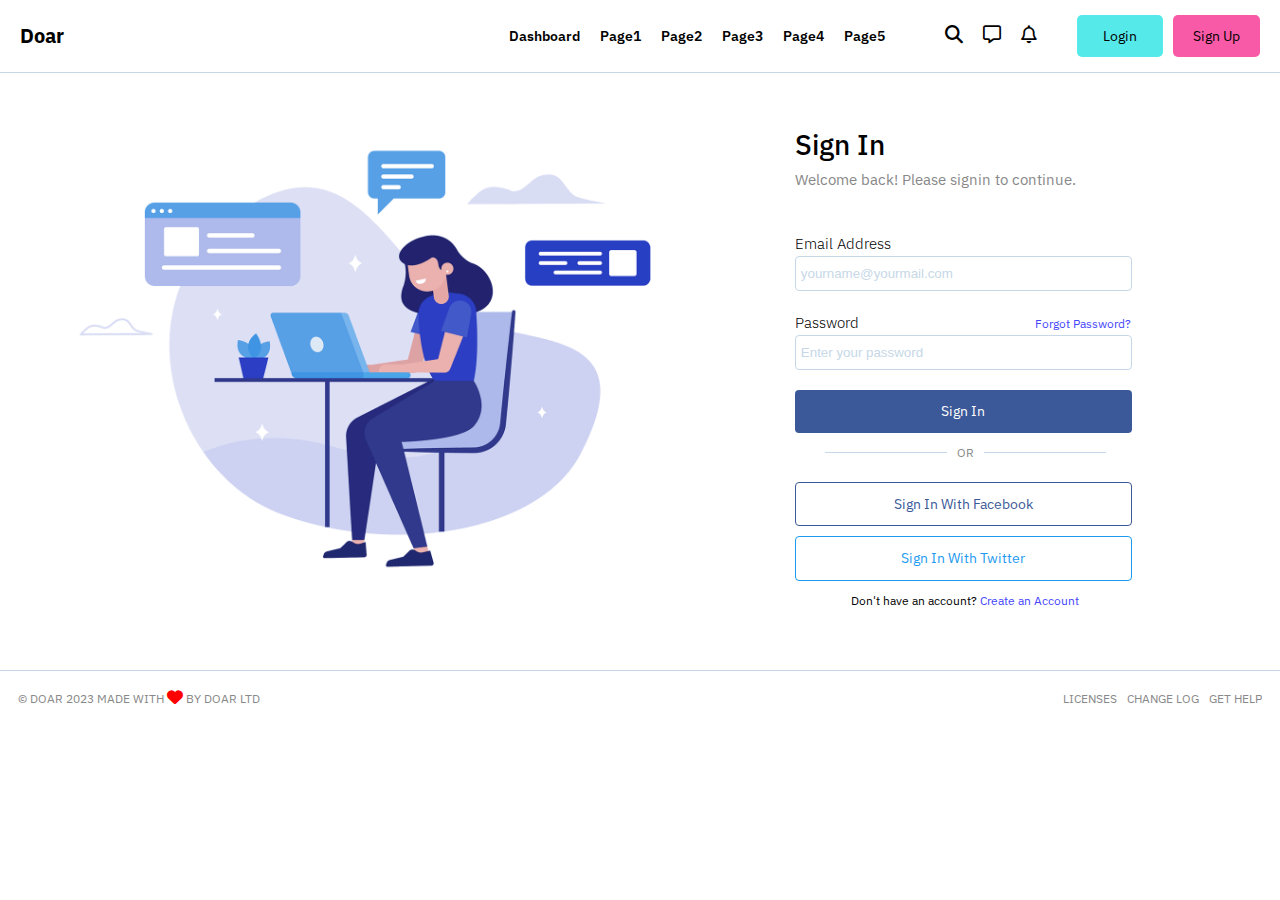
<file: login/index.html>
<!DOCTYPE html>
<html lang="en">
<head>
    <meta charset="UTF-8">
    <meta name="viewport" content="width=device-width, initial-scale=1.0">
    <meta http-equiv="X-UA-Compatible" content="ie=edge">

    <!-- Link to google fonts -->
    <link rel="preconnect" href="https://fonts.googleapis.com">
    <link rel="preconnect" href="https://fonts.gstatic.com" crossorigin>
    <link href="https://fonts.googleapis.com/css2?family=IBM+Plex+Sans:wght@100;200;300;400;500;600;700&display=swap" rel="stylesheet">

    <link rel="preconnect" href="https://fonts.googleapis.com">
    <link rel="preconnect" href="https://fonts.gstatic.com" crossorigin>
    <link href="https://fonts.googleapis.com/css2?family=Rubik:wght@300;400;500;600;700&display=swap" rel="stylesheet">


    <!-- Font Awesome CDN Link -->
    <link rel="stylesheet" href="https://cdnjs.cloudflare.com/ajax/libs/font-awesome/6.4.0/css/all.min.css">

    <!-- Link to our CSS File -->
    <link rel="stylesheet" href="../css/style.css">
    <title>Login - Doar Marketing Template</title>
</head>
<body>
    <!--=========================== Header starts here =============================== -->
    <header class="header">
        <a href="../index.html" class="logo">Do<span class="logo__span">ar</span></a>

    <!-- Navigation -->
        <nav class="main-nav">
            <ul class="main-nav__list">
                <li class="main-nav__item">
                    <a href="../index.html" class="main-nav__link">Dashboard</a>
                </li>
                <li class="main-nav__item">
                    <a href="#" class="main-nav__link">Page1</a>
                </li>
                <li class="main-nav__item">
                    <a href="#" class="main-nav__link">Page2</a>
                </li>
                <li class="main-nav__item">
                    <a href="#" class="main-nav__link">Page3</a>
                </li>
                <li class="main-nav__item">
                    <a href="#" class="main-nav__link">Page4</a>
                </li>
                <li class="main-nav__item">
                    <a href="#" class="main-nav__link">Page5</a>
                </li>
            </ul>
        </nav>

        
        <div class="header__content">
                <!-- Header Icons -->
            <div class="header__icons">
                <div class="header__icons--box">
                    <i class="fa-solid fa-magnifying-glass icon icon__search"></i>
                </div>

                <div class="header__icons--box">
                    <i class="fa-regular fa-message icon icon__msg"></i>
                </div>

                <div class="header__icons--box">
                    <i class="fa-regular fa-bell icon icon__bell"></i>
                </div>
            </div>

                <!-- Login buttons  -->
            <div class="header__buttons">
                <div class="header__buttons--box">
                    <a href="#" class="btn btn__login">Login</a>
                </div>
                <div class="header__buttons--box">
                    <a href="../signup/index.html" class="btn btn__signup">Sign Up</a>
                </div>
            </div>
        </div>


    </header>

    <!--=========================== Header Ends here =============================== -->

    <!--=========================== Login content starts here =============================== -->

    <main>
        <section class="login">
            <div class="row">
                <div class="login__content">
                    <div class="login__content--photo">
                        <img src="../img/womanvector1.png" alt="womanvector1" class="login__content--photo-img">
                    </div>
                    <div class="login__content--textbox">
                        <div class="login__content--textbox-heading">
                            <h3 class="login__content--textbox-heading-text">
                                Sign In
                            </h3>
                        </div>
                        <div class="login__content--textbox-para">
                            <p class="login__content--textbox-para-text">
                                Welcome back! Please signin to continue.
                            </p>
                        </div>

                        <!--======================= Login From starts here ================== -->

                        <form action="#" class="form">
                            <div class="form__group">
                                <label for="email" class="form__group--label">Email Address</label>
                                <input type="text" name="email" id="email" placeholder="yourname@yourmail.com"  class="form__group--input">
                            </div>
                            <div class="form__group">
                                <div class="form__group--password">
                                    <label for="password" class="form__group--label">Password</label>
                                    <a href="../password/password.html" class="form__group--password-forgot">Forgot Password?</a>
                                </div>
                                <input type="password" name="password" id="password" placeholder="Enter your password" class="form__group--input">
                            </div>
                        </form>
                        
                        <!--======================= Login Form Ends here ================== -->

                        <div class="login__content--textbox-btn">
                            <a href="#" class="btn btn__signin">Sign In</a>
                        </div>

                        <div class="login__content--textbox-or">
                            <p class="login__content--textbox-or-text">
                                or
                            </p>
                        </div>

                        <div class="login__content--textbox-facebook">
                            <a href="#" class="btn btn__facebook">Sign In With Facebook</a>
                        </div>

                        <div class="login__content--textbox-twitter">
                            <a href="#" class="btn btn__twitter">Sign In With Twitter</a>
                        </div>

                        <div class="login__content--textbox-createAccount">
                            <p class="login__content--textbox-createAccount-text">
                                Don't have an account?
                                <a href="../signup/index.html" class="login__content--textbox-createAccount-text-link">Create an Account</a>
                            </p>
                        </div>

                    </div>
                </div>
            </div>
        </section>
    </main>

    <!--==================================== Footer starts here =============================== -->

    <footer class="footer">
        <div class="footer__content">
            <div class="footer__copyright">
                <p class="footer__copyright--text">
                    &copy; Doar 2023 made with 
                    <i class="fa-regular fa-heart icon__heart"></i>
                by 
                <a href="#" class="footer__copyright--link">Doar Ltd</a>
                </p>
            </div>
            <nav class="footer__navigation">
                <ul class="footer__navigation--list">
                    <li class="footer__navigation--item">
                        <a href="#" class="footer__navigation--link">licenses</a>
                    </li>
                    <li class="footer__navigation--item">
                        <a href="#" class="footer__navigation--link">change log</a>
                    </li>
                    <li class="footer__navigation--item">
                        <a href="#" class="footer__navigation--link">get help</a>
                    </li>
                </ul>
            </nav>
        </div>
    </footer>

<!--==================================== Footer Ends here =============================== -->

</body>
</html>
</file>
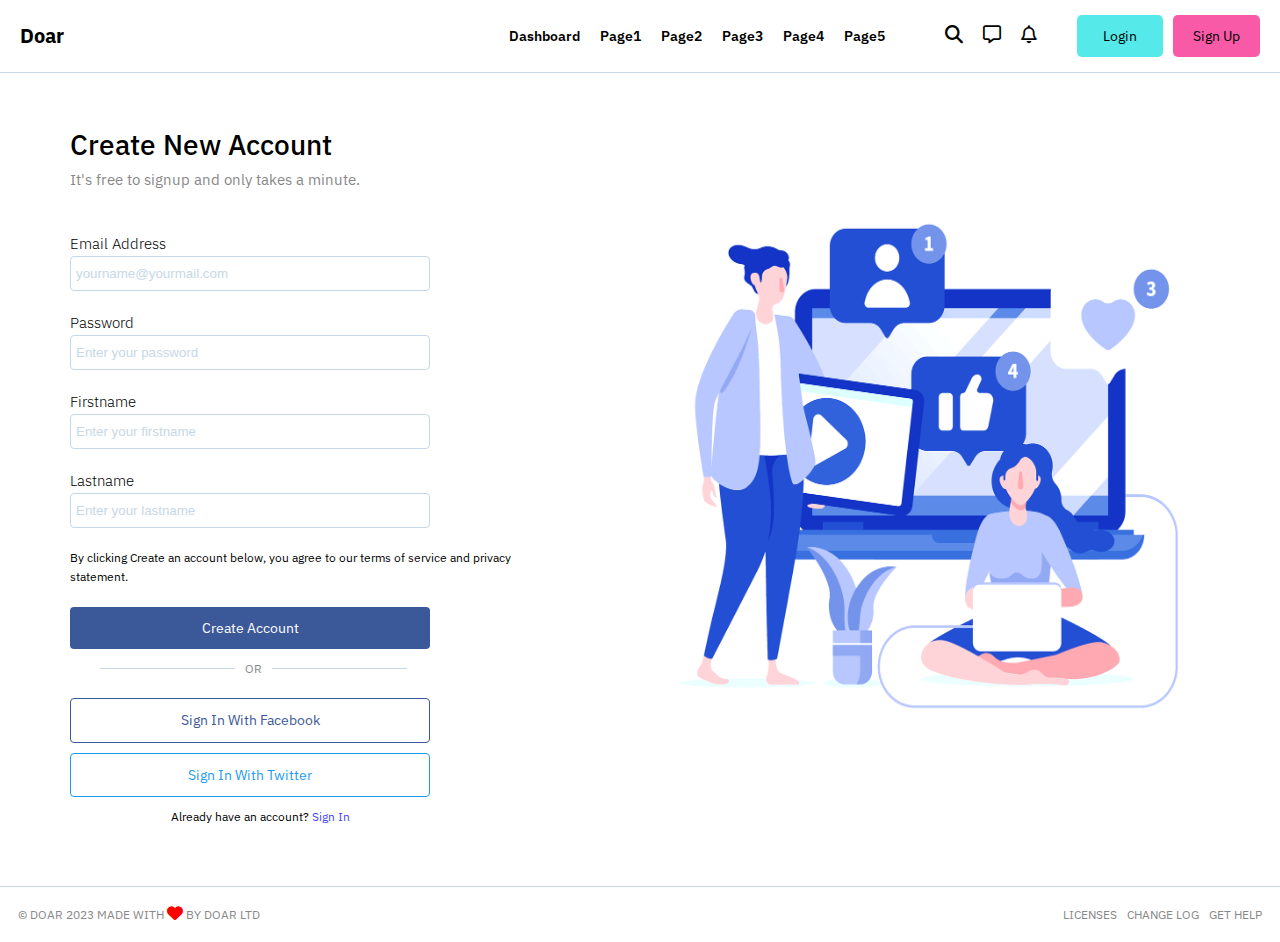
<file: signup/index.html>
<!DOCTYPE html>
<html lang="en">
<head>
    <meta charset="UTF-8">
    <meta name="viewport" content="width=device-width, initial-scale=1.0">
    <meta http-equiv="X-UA-Compatible" content="ie=edge">

    <!-- Link to google fonts -->
    <link rel="preconnect" href="https://fonts.googleapis.com">
    <link rel="preconnect" href="https://fonts.gstatic.com" crossorigin>
    <link href="https://fonts.googleapis.com/css2?family=IBM+Plex+Sans:wght@100;200;300;400;500;600;700&display=swap" rel="stylesheet">

    <link rel="preconnect" href="https://fonts.googleapis.com">
    <link rel="preconnect" href="https://fonts.gstatic.com" crossorigin>
    <link href="https://fonts.googleapis.com/css2?family=Rubik:wght@300;400;500;600;700&display=swap" rel="stylesheet">

    <!-- Font Awesome CDN Link -->
    <link rel="stylesheet" href="https://cdnjs.cloudflare.com/ajax/libs/font-awesome/6.4.0/css/all.min.css">

    <!-- Link to our CSS File -->
    <link rel="stylesheet" href="../css/style.css">
    <title>Sign Up - Doar Marketing Template</title>
</head>
<body>
    <!--=========================== Header starts here =============================== -->
    <header class="header">
        <a href="../index.html" class="logo">Do<span class="logo__span">ar</span></a>

    <!-- Navigation -->
        <nav class="main-nav">
            <ul class="main-nav__list">
                <li class="main-nav__item">
                    <a href="../index.html" class="main-nav__link">Dashboard</a>
                </li>
                <li class="main-nav__item">
                    <a href="#" class="main-nav__link">Page1</a>
                </li>
                <li class="main-nav__item">
                    <a href="#" class="main-nav__link">Page2</a>
                </li>
                <li class="main-nav__item">
                    <a href="#" class="main-nav__link">Page3</a>
                </li>
                <li class="main-nav__item">
                    <a href="#" class="main-nav__link">Page4</a>
                </li>
                <li class="main-nav__item">
                    <a href="#" class="main-nav__link">Page5</a>
                </li>
            </ul>
        </nav>

        
        <div class="header__content">
                <!-- Header Icons -->
            <div class="header__icons">
                <div class="header__icons--box">
                    <i class="fa-solid fa-magnifying-glass icon icon__search"></i>
                </div>

                <div class="header__icons--box">
                    <i class="fa-regular fa-message icon icon__msg"></i>
                </div>

                <div class="header__icons--box">
                    <i class="fa-regular fa-bell icon icon__bell"></i>
                </div>
            </div>

                <!-- Login buttons  -->
            <div class="header__buttons">
                <div class="header__buttons--box">
                    <a href="../login/index.html" class="btn btn__login">Login</a>
                </div>
                <div class="header__buttons--box">
                    <a href="#" class="btn btn__signup">Sign Up</a>
                </div>
            </div>
        </div>


    </header>

    <!--=========================== Header Ends here =============================== -->

    <!--=========================== Sign Up content starts here ==================== -->

    <main>
        <section class="login signup">
            <div class="row">
                <div class="login__content signup__content">
                    
                    <div class="login__content--textbox signup__content--textbox">
                        <div class="login__content--textbox-heading">
                            <h3 class="login__content--textbox-heading-text">
                                Create New Account
                            </h3>
                        </div>
                        <div class="login__content--textbox-para">
                            <p class="login__content--textbox-para-text">
                                It's free to signup and only takes a minute.
                            </p>
                        </div>

                        <!--======================= Sign Up From starts here ================== -->

                        <form action="#" class="form form__signup">
                            <div class="form__group">
                                <label for="email" class="form__group--label">Email Address</label>
                                <input type="text" name="email" id="email" placeholder="yourname@yourmail.com"  class="form__group--input form__group--input-signup">
                            </div>
                            <div class="form__group">
                                <div class="form__group--password">
                                    <label for="password" class="form__group--label">Password</label>
                                </div>
                                <input type="password" name="password" id="password" placeholder="Enter your password" class="form__group--input form__group--input-signup">
                            </div>
                            <div class="form__group">
                                <label for="firstname" class="form__group--label">Firstname</label>
                                <input type="text" name="firstname" id="firstname" placeholder="Enter your firstname"  class="form__group--input form__group--input-signup">
                            </div>
                            <div class="form__group">
                                <label for="lastname" class="form__group--label">Lastname</label>
                                <input type="text" name="lastname" id="lastname" placeholder="Enter your lastname"  class="form__group--input form__group--input-signup">
                            </div>
                            <div class="form__group">
                                <p class="form__group--text">
                                    By clicking <span class="form__group--text-span">
                                        Create an account
                                    </span> below, you agree to our terms of service and privacy statement.
                                </p>
                            </div>
                        </form>
                        
                        <!--======================= Sign Up Form Ends here ================== -->

                        <div class="login__content--textbox-btn">
                            <a href="#" class="btn btn__signin btn__signUp">Create Account</a>
                        </div>

                        <div class="login__content--textbox-or login__content--textbox-or-signup">
                            <p class="login__content--textbox-or-text login__content--textbox-or-text-signup">
                                or
                            </p>
                        </div>

                        <div class="login__content--textbox-facebook">
                            <a href="#" class="btn btn__facebook btn__facebook--signUp">Sign In With Facebook</a>
                        </div>

                        <div class="login__content--textbox-twitter">
                            <a href="#" class="btn btn__twitter btn__twitter--signUp">Sign In With Twitter</a>
                        </div>

                        <div class="login__content--textbox-createAccount login__content--textbox-createAccount-signUp">
                            <p class="login__content--textbox-createAccount-text">
                                Already have an account?
                                <a href="../login/index.html" class="login__content--textbox-createAccount-text-link">Sign In</a>
                            </p>
                        </div>

                    </div>

                    <div class="login__content--photo signup__content--photo">
                        <img src="../img/signup.png" alt="signup" class="login__content--photo-img signup__content--photo-img">
                    </div>


                </div>
            </div>
        </section>
    </main>

    <!--==================================== Footer starts here =============================== -->

    <footer class="footer">
        <div class="footer__content">
            <div class="footer__copyright">
                <p class="footer__copyright--text">
                    &copy; Doar 2023 made with 
                    <i class="fa-regular fa-heart icon__heart"></i>
                by 
                <a href="#" class="footer__copyright--link">Doar Ltd</a>
                </p>
            </div>
            <nav class="footer__navigation">
                <ul class="footer__navigation--list">
                    <li class="footer__navigation--item">
                        <a href="#" class="footer__navigation--link">licenses</a>
                    </li>
                    <li class="footer__navigation--item">
                        <a href="#" class="footer__navigation--link">change log</a>
                    </li>
                    <li class="footer__navigation--item">
                        <a href="#" class="footer__navigation--link">get help</a>
                    </li>
                </ul>
            </nav>
        </div>
    </footer>

<!--==================================== Footer Ends here =============================== -->

</body>
</html>
</file>
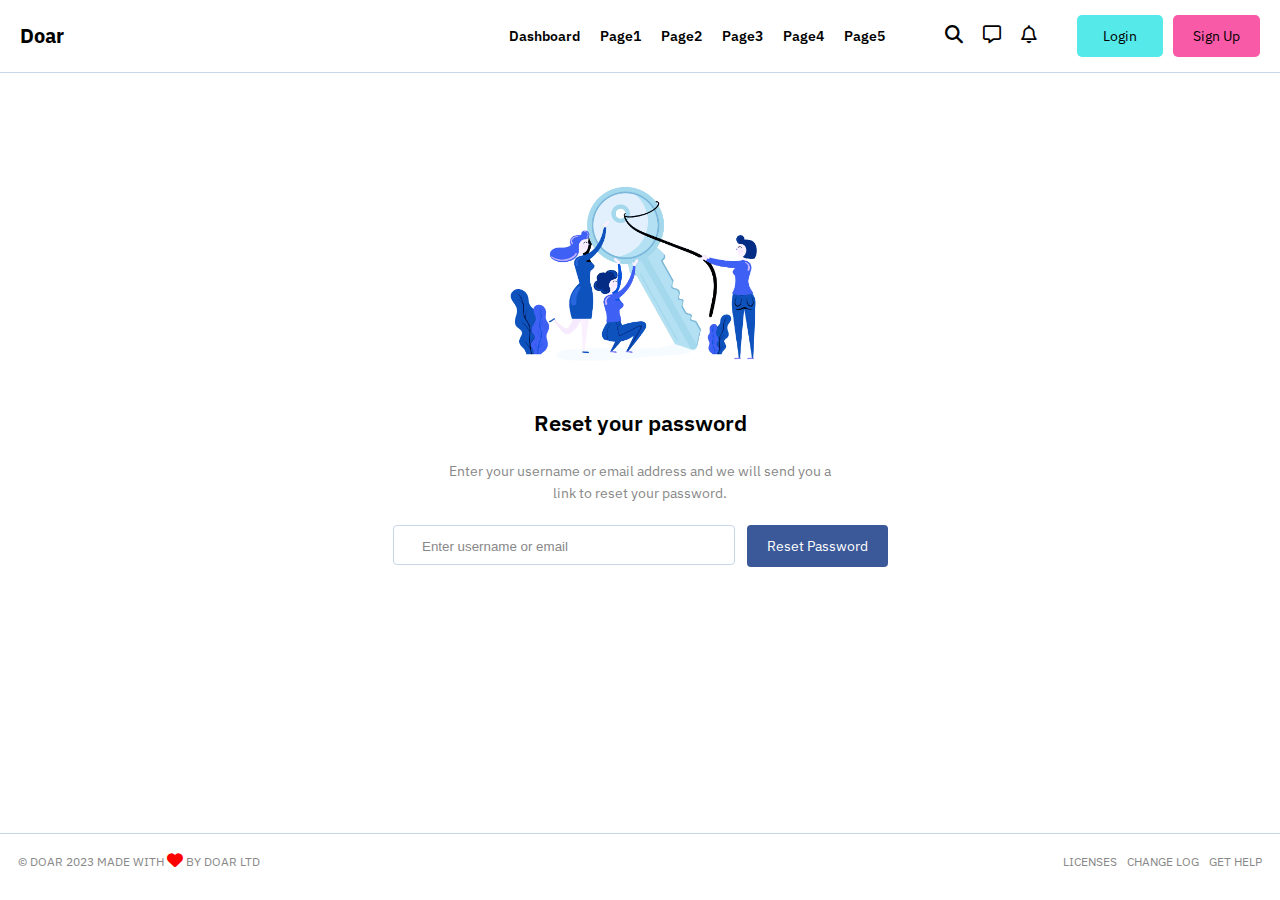
<file: password/password.html>
<!DOCTYPE html>
<html lang="en">
<head>
    <meta charset="UTF-8">
    <meta name="viewport" content="width=device-width, initial-scale=1.0">
    <meta http-equiv="X-UA-Compatible" content="ie=edge">

    <!-- Link to google fonts -->
    <link rel="preconnect" href="https://fonts.googleapis.com">
    <link rel="preconnect" href="https://fonts.gstatic.com" crossorigin>
    <link href="https://fonts.googleapis.com/css2?family=IBM+Plex+Sans:wght@100;200;300;400;500;600;700&display=swap" rel="stylesheet">

    <link rel="preconnect" href="https://fonts.googleapis.com">
    <link rel="preconnect" href="https://fonts.gstatic.com" crossorigin>
    <link href="https://fonts.googleapis.com/css2?family=Rubik:wght@300;400;500;600;700&display=swap" rel="stylesheet">

    <!-- Font Awesome CDN Link -->
    <link rel="stylesheet" href="https://cdnjs.cloudflare.com/ajax/libs/font-awesome/6.4.0/css/all.min.css">
    
    <!-- Link to our CSS File -->
    <link rel="stylesheet" href="../css/style.css">

    <title>Doar Marketing Dashboard</title>
</head>
<body>

    <!--=========================== Header starts here =============================== -->
    <header class="header">
        <a href="../index.html" class="logo">Do<span class="logo__span">ar</span></a>

    <!-- Navigation -->
        <nav class="main-nav">
            <ul class="main-nav__list">
                <li class="main-nav__item">
                    <a href="../index.html" class="main-nav__link">Dashboard</a>
                </li>
                <li class="main-nav__item">
                    <a href="#" class="main-nav__link">Page1</a>
                </li>
                <li class="main-nav__item">
                    <a href="#" class="main-nav__link">Page2</a>
                </li>
                <li class="main-nav__item">
                    <a href="#" class="main-nav__link">Page3</a>
                </li>
                <li class="main-nav__item">
                    <a href="#" class="main-nav__link">Page4</a>
                </li>
                <li class="main-nav__item">
                    <a href="#" class="main-nav__link">Page5</a>
                </li>
            </ul>
        </nav>

        
        <div class="header__content">
                <!-- Header Icons -->
            <div class="header__icons">
                <div class="header__icons--box">
                    <i class="fa-solid fa-magnifying-glass icon icon__search"></i>
                </div>

                <div class="header__icons--box">
                    <i class="fa-regular fa-message icon icon__msg"></i>
                </div>

                <div class="header__icons--box">
                    <i class="fa-regular fa-bell icon icon__bell"></i>
                </div>
            </div>

                <!-- Login buttons  -->
            <div class="header__buttons">
                <div class="header__buttons--box">
                    <a href="../login/index.html" class="btn btn__login">Login</a>
                </div>
                <div class="header__buttons--box">
                    <a href="../signup/index.html" class="btn btn__signup">Sign Up</a>
                </div>
            </div>
        </div>


    </header>

    <!-- ===================== Forgot Password Page Starts Here. =================== -->
    <main>
        <section class="password">
            
                <div class="password__content">
                    <div class="password__photo">
                        <img src="../img/forgotpassword.png" alt="password" class="password__photo--img">
                    </div>
                    <div class="password__heading">
                        <h3 class="password__heading--text">
                            Reset your password
                        </h3>
                    </div>
                    <div class="password__para">
                        <p class="password__para--text">
                            Enter your username or email address and we will send you a link to reset your password.
                        </p>
                    </div>
                    <div class="password__form">
                        <form action="#" class="password__form--content">
                            <input type="text" class="password__form--content-input" placeholder="Enter username or email">
                            <a href="#" class="btn btn__reset">Reset Password</a>
                        </form>
                    </div>
                </div>
            
        </section>
    </main>

    <!-- ===================== Forgot Password Page Ends Here. =================== -->

    <!--==================================== Footer starts here =============================== -->

      <footer class="footer">
        <div class="footer__content">
            <div class="footer__copyright">
                <p class="footer__copyright--text">
                    &copy; Doar 2023 made with 
                    <i class="fa-regular fa-heart icon__heart"></i>
                by 
                <a href="#" class="footer__copyright--link">Doar Ltd</a>
                </p>
            </div>
            <nav class="footer__navigation">
                <ul class="footer__navigation--list">
                    <li class="footer__navigation--item">
                        <a href="#" class="footer__navigation--link">licenses</a>
                    </li>
                    <li class="footer__navigation--item">
                        <a href="#" class="footer__navigation--link">change log</a>
                    </li>
                    <li class="footer__navigation--item">
                        <a href="#" class="footer__navigation--link">get help</a>
                    </li>
                </ul>
            </nav>
        </div>
    </footer>

<!--==================================== Footer Ends here =============================== -->

    
</body>
</html>
</file>
<file: css/style.css>
/* ==================== CSS File =================== */
/* ==================== Media Queries =================== */
/* ==================== Fonts =================== */
/* ==================== Colors =================== */
/* ==================== Center our content =================== */
.row {
  max-width: 114rem;
  margin: 0 auto;
}
@media only screen and (max-width: 75em) {
  .row {
    max-width: 100rem;
    margin: 0 auto;
  }
}
@media only screen and (max-width: 62.5em) {
  .row {
    max-width: 80rem;
    margin: 0 auto;
  }
}
@media only screen and (max-width: 37.5em) {
  .row {
    max-width: 55rem;
    margin: 0 auto;
  }
}
@media only screen and (max-width: 24em) {
  .row {
    max-width: 50rem;
    margin: 0 auto;
  }
}

/* ==================== Basic Styling =================== */
ul {
  list-style: none;
}

a {
  text-decoration: none;
  color: #000;
}

img {
  max-width: 100%;
  height: auto;
}

h1, h2, h3, h4, h5 {
  color: #000;
}

.upper-text {
  text-transform: uppercase;
}

.center-text {
  text-align: center;
}

.bold {
  font-weight: 500;
}

.align-right {
  text-align: right;
}

.primary {
  background-color: #56e9e9;
}

.secondary {
  background-color: #f85aa7;
}

.tertiary {
  background-color: #9dc9ff;
}

.grey-dark {
  color: #888;
}

.color-primary {
  color: #56e9e9;
}

.color-secondary {
  color: #f85aa7;
}

*,
*:before,
*:after {
  margin: 0;
  padding: 0;
  box-sizing: inherit;
  -webkit-font-smoothing: antialiased;
  -moz-font-smoothing: antialiased;
}

html {
  font-size: 62.5%;
  box-sizing: border-box;
  overflow-x: hidden;
}
@media only screen and (max-width: 75em) {
  html {
    font-size: 56.25%;
  }
}

body {
  line-height: 1.6;
  font-family: "IBM Plex Sans", sans-serif;
  overflow-x: hidden;
}

/* =================== Header starts here ======================== */
/* =================== Logo ======================== */
.logo {
  font-size: 2rem;
  font-weight: 700;
}
.logo__firstname {
  color: #000;
}
.logo__lastname {
  color: #4545fd;
}
.logo:hover > .logo__firstname {
  color: #4545fd;
}
.logo:hover > .logo__lastname {
  color: #000;
}

/* =================== Navigation ======================== */
.main-nav {
  margin-left: auto;
  margin-right: 4rem;
}
@media only screen and (max-width: 75em) {
  .main-nav {
    position: absolute;
    top: 0;
    left: 0;
    width: 100%;
    height: 100vh;
    z-index: 10;
    background-color: rgba(0, 0, 0, 0.7);
    display: flex;
    align-items: center;
    justify-content: center;
    opacity: 0;
    visibility: hidden;
    pointer-events: none;
    transform: translateX(100%);
    transition: all 0.5s;
  }
}
.main-nav__list {
  display: flex;
  justify-content: space-between;
  align-items: center;
}
@media only screen and (max-width: 75em) {
  .main-nav__list {
    gap: 2rem;
  }
}
.main-nav__list-buttons {
  display: flex;
  align-items: center;
}
@media only screen and (max-width: 75em) {
  .main-nav__list {
    flex-direction: column;
    justify-content: center;
    align-items: center;
  }
}
.main-nav__item {
  margin-right: 2rem;
}
@media only screen and (max-width: 75em) {
  .main-nav__item {
    margin-right: 0;
  }
}
.main-nav__link {
  font-size: 1.4rem;
  color: #000;
  font-weight: 600;
}
@media only screen and (max-width: 75em) {
  .main-nav__link {
    color: #fff;
    text-transform: uppercase;
    font-size: 1.8rem;
  }
}
.main-nav__link:hover {
  color: #f85aa7;
  transition: all 0.3s;
}

.nav-open .main-nav {
  opacity: 1;
  pointer-events: auto;
  visibility: visible;
  transform: translateX(0);
}

.header {
  position: relative;
  display: flex;
  align-items: center;
  justify-content: space-between;
  padding: 1.5rem 2rem;
  border-bottom: 1px solid #c6d8e7;
}
.header__content {
  display: flex;
  gap: 4rem;
}
.header__icons {
  display: flex;
  align-items: center;
  gap: 2rem;
}
.header__buttons {
  display: flex;
  align-items: center;
  gap: 1rem;
}
@media only screen and (max-width: 75em) {
  .header__buttons {
    flex-direction: column;
  }
}
/* =============== Mobile Navigation=============== */
.btn-mobile-nav {
  border: none;
  background: none;
  cursor: pointer;
  z-index: 9999;
}

.icon-mobile-nav {
  font-size: 2.8rem;
}

.icon-mobile-nav[name=close-outline] {
  display: none;
}

.nav-open .btn-mobile-nav {
  color: #fff;
}

.nav-open .icon-mobile-nav[name=close-outline] {
  display: block;
}

.nav-open .icon-mobile-nav[name=menu-outline] {
  display: none;
}

.btn-mobile-nav {
  display: none;
}
@media only screen and (max-width: 75em) {
  .btn-mobile-nav {
    display: block;
  }
}

/* =================== Icons ======================== */
.icon {
  cursor: pointer;
}
.icon:hover {
  color: #f85aa7;
  transition: all 0.3s;
}
.icon__search {
  font-size: 1.8rem;
}
.icon__msg {
  font-size: 1.8rem;
}
.icon__bell {
  font-size: 1.8rem;
}
.icon__arrowUp {
  margin-right: 0.4rem;
}
.icon__arrowDown {
  margin-right: 0.6rem;
}
.icon__chart {
  font-size: 2.5rem;
  color: #fff;
}
.icon__download {
  font-size: 6rem;
  color: #c6d8e7;
}
.icon__refresh {
  font-size: 2.7rem;
  color: #888;
  font-weight: 600;
}
.icon__dots {
  font-size: 2.7rem;
  color: #888;
}
.icon__tick {
  font-size: 2rem;
  font-weight: 700;
  color: #fff;
}
.icon__heart {
  font-size: 1.6rem;
  font-weight: 700;
  color: red;
}
.icon__customers {
  font-size: 2rem;
  color: #c6d8e7;
  font-weight: 400;
  margin-right: 0.5rem;
}

/* =================== Buttons ======================== */
.btn {
  display: inline-block;
  padding: 1rem 2rem;
  font-size: 1.4rem;
}
.btn__login {
  background-color: #56e9e9;
  color: #000;
  padding: 1rem 2.6rem;
  border-radius: 0.5rem;
}
.btn__login:hover {
  background-color: #2af1f1;
  transition: all 0.3s;
}
.btn__signup {
  background-color: #f85aa7;
  transition: all 0.3s;
  border-radius: 0.5rem;
}
.btn__signup:hover {
  background-color: #f14196;
  transition: all 0.3s;
}
.btn__email {
  display: flex;
  align-items: center;
  gap: 0.5rem;
  border: 1px solid #888;
  border-radius: 0.4rem;
}
.btn__print {
  display: flex;
  align-items: center;
  gap: 0.5rem;
  border: 1px solid #888;
  border-radius: 0.4rem;
}
.btn__report {
  display: flex;
  align-items: center;
  gap: 0.5rem;
  border: 1px solid #888;
  border-radius: 0.4rem;
  background-color: #4545fd;
  color: #fff;
}
.btn__report:hover {
  background-color: #3b5998;
  transition: all 0.3s;
}
.btn__range {
  display: inline-block;
  padding: 0.5rem 1.5rem;
  font-size: 1.2rem;
  border: 1px solid #c6d8e7;
  border-radius: 0.4rem;
  background-color: #ecf1f5;
}
.btn__period {
  display: inline-block;
  padding: 0.5rem 1.5rem;
  font-size: 1.2rem;
  border: 1px solid #c6d8e7;
  border-radius: 0.4rem;
}
.btn__signin {
  text-align: center;
  color: #fff;
  width: 120%;
  background-color: #3b5998;
  border-radius: 0.4rem;
}
.btn__signin:hover {
  background-color: #4545fd;
  transition: all 0.3s;
}
.btn__signUp {
  text-align: center;
  color: #fff;
  width: 80%;
  background-color: #3b5998;
  border-radius: 0.4rem;
}
.btn__signUp:hover {
  background-color: #4545fd;
  transition: all 0.3s;
}
.btn__facebook {
  text-align: center;
  color: #3b5998;
  width: 120%;
  border: 1px solid #3b5998;
  border-radius: 0.4rem;
}
.btn__facebook:hover {
  background-color: #3b5998;
  transition: all 0.3s;
  color: #fff;
}
.btn__facebook--signUp {
  width: 80%;
}
.btn__twitter {
  text-align: center;
  color: #1D9BF0;
  width: 120%;
  border: 1px solid #1D9BF0;
  border-radius: 0.4rem;
}
.btn__twitter:hover {
  background-color: #1D9BF0;
  transition: all 0.3s;
  color: #fff;
}
.btn__twitter--signUp {
  width: 80%;
}
.btn__reset {
  background-color: #3b5998;
  border-radius: 0.4rem;
  color: #fff;
  margin-left: 1rem;
}
.btn__reset:hover {
  background-color: #4545fd;
  transition: all 0.3s;
}

/* =================== Header Ends here ======================== */
/* =================== Section Welcome starts here ======================== */
.welcome {
  padding: 3rem 0;
}
.welcome__content {
  display: flex;
  align-items: center;
  justify-content: space-between;
}
@media only screen and (max-width: 37.5em) {
  .welcome__content {
    flex-direction: column;
  }
}
.welcome__textbox {
  flex: 50%;
}
.welcome__textbox--breadcrumb-link {
  font-size: 1.3rem;
  font-weight: 600;
  text-transform: uppercase;
}
.welcome__textbox--breadcrumb-link-active {
  color: #4545fd;
}
.welcome__textbox--heading {
  margin-top: 0.5rem;
}
.welcome__textbox--heading-text {
  font-size: 2.4rem;
  font-weight: 500;
}
.welcome__buttons {
  flex: 50%;
  text-transform: uppercase;
  display: flex;
  justify-content: flex-end;
}
.welcome__buttons--content {
  display: flex;
  align-items: center;
  gap: 1rem;
}
.welcome__buttons--text {
  font-size: 1.1rem;
  color: #888;
}
.welcome__buttons--text:hover {
  color: #000;
  transition: all 0.3s;
}
.welcome__buttons--text-report {
  color: #fff;
}
.welcome__buttons--text-report:hover {
  color: #fff;
}

/* =================== Section Welcome Ends here ======================== */
/* =================== Section Stats starts here ======================== */
.stats__content {
  display: grid;
  grid-template-columns: repeat(auto-fit, minmax(20rem, 1fr));
  gap: 0.8rem;
}
@media only screen and (max-width: 62.5em) {
  .stats__content {
    grid-template-columns: repeat(auto-fit, minmax(30rem, 1fr));
  }
}
.stats__box {
  border: 1px solid #c6d8e7;
  padding: 2rem 2rem 0 2rem;
  border-radius: 0.4rem;
}
.stats__box--heading-text {
  font-size: 1.3rem;
  font-weight: 500;
  text-transform: uppercase;
}
.stats__box--text {
  display: flex;
  align-items: flex-end;
  gap: 1rem;
}
.stats__box--text-percentage {
  font-size: 2.5rem;
  font-weight: 400;
  font-family: "Rubik", sans-serif;
}
.stats__box--text-txt {
  display: flex;
  align-items: center;
  font-size: 1.2rem;
  color: #888;
}
.stats__box--text-txt-span-green {
  color: green;
}
.stats__box--text-txt-span-red {
  color: red;
}
.stats__box--graph {
  height: 100%;
}

/* =================== Section Stats Ends here ======================== */
/* =================== Section Account starts here ======================== */
.account {
  margin-top: 2rem;
}
.account__content {
  display: flex;
  align-items: center;
  justify-content: space-between;
  gap: 1rem;
}
@media only screen and (max-width: 62.5em) {
  .account__content {
    flex-direction: column;
  }
}
.account__box--2 {
  padding: 1.2rem 0;
}
.account__box--heading {
  padding: 1rem;
}
.account__box--heading-text {
  font-size: 1.6rem;
  font-weight: 500;
}
.account__box--content {
  display: flex;
  justify-content: space-between;
}
.account__box--content-box {
  padding: 1rem 2rem 1rem 1rem;
}
.account__box--content-box-price {
  font-size: 2.8rem;
  font-weight: 400;
  font-family: "Rubik", sans-serif;
}
.account__box--content-box-text {
  font-size: 1.3rem;
  text-transform: uppercase;
  font-weight: 500;
  margin-bottom: 1rem;
}
.account__box--content-box-text-blue {
  color: #4545fd;
}
.account__box--content-box-text-red {
  color: #f85aa7;
}
.account__box--content-box-para {
  font-size: 1.2rem;
  color: #888;
}
.account__box--content-box-para-link {
  color: #4545fd;
}
.account__box--1 {
  flex: 70%;
  border: 1px solid #c6d8e7;
  border-radius: 0.4rem;
}
.account__box--2 {
  flex: 50%;
  border: 1px solid #c6d8e7;
  border-radius: 0.4rem;
}

.apexcharts-legend {
  position: absolute;
  top: -5rem; /* Adjust the top position as needed */
  right: 100%;
  transform: translateX(50%);
  transform: translateY(-10%);
}

/* =================== Section Account Ends here ======================== */
/* =================== Section Sales starts here ======================== */
.sales {
  margin-top: 2rem;
}
.sales__content {
  display: flex;
  align-items: flex-start;
  gap: 1rem;
}
@media only screen and (max-width: 75em) {
  .sales__content {
    flex-direction: column;
  }
}
.sales__map {
  flex: 38%;
  border: 1px solid #c6d8e7;
}
@media only screen and (max-width: 75em) {
  .sales__map {
    order: 1;
    flex: 100%;
    width: 100%;
  }
}
.sales__map--heading {
  display: flex;
  align-items: center;
  justify-content: space-between;
  padding: 1.5rem;
  border-bottom: 1px solid #c6d8e7;
}
.sales__map--heading-text {
  font-size: 1.5rem;
  font-weight: 500;
}
.sales__map--heading-location {
  font-size: 1.3rem;
  font-weight: 400;
}
.sales__map--heading-location-name {
  font-size: 1.2rem;
  color: #888;
}
.sales__map--map {
  width: 100%;
  min-height: 20rem;
}
.sales__map--container {
  padding: 2rem;
}
.sales__map--stats-content {
  display: grid;
  grid-template-columns: repeat(auto-fit, minmax(2rem, 1fr));
  line-height: 2.5;
  text-align: center;
}
.sales__map--stats-content-item-heading {
  font-size: 1.3rem;
  color: #888;
  text-transform: uppercase;
}
.sales__map--stats-content-item-name {
  font-size: 1.2rem;
}
.sales__stats {
  flex: 77%;
  padding: 1rem;
  border: 1px solid #c6d8e7;
}
@media only screen and (max-width: 75em) {
  .sales__stats {
    order: 0;
    flex: 1;
    width: 100%;
  }
}
.sales__stats--headingArea {
  display: flex;
  align-items: center;
  justify-content: space-between;
}
.sales__stats--headingArea-heading-text {
  font-size: 1.4rem;
  font-weight: 500;
}
.sales__stats--headingArea-heading-para {
  font-size: 1.2rem;
  color: #888;
}
.sales__stats--summary {
  display: flex;
  justify-content: space-around;
  gap: 2rem;
  margin-top: 3rem;
  padding-bottom: 4rem;
  border-bottom: 1px solid #c6d8e7;
}
@media only screen and (max-width: 62.5em) {
  .sales__stats--summary {
    flex-direction: column;
  }
}
.sales__stats--summary-item {
  display: flex;
  align-items: center;
  -moz-column-gap: 1rem;
       column-gap: 1rem;
}
.sales__stats--summary-item-icon {
  padding: 1.4rem 2rem;
  border-radius: 0.4rem;
}
.sales__stats--summary-item-content {
  line-height: 1.4;
}
.sales__stats--summary-item-content-text {
  font-size: 1.3rem;
  color: #888;
  text-transform: uppercase;
  font-weight: 400;
}
.sales__stats--summary-item-content-amount {
  font-size: 2rem;
  font-weight: 400;
  font-family: "Rubik", sans-serif;
}
.sales__stats--content {
  text-align: center;
}
.sales__stats--content-item {
  display: flex;
  justify-content: space-around;
  align-items: center;
  border-bottom: 1px solid #c6d8e7;
  margin-bottom: 1rem;
}
.sales__stats--content-item-1 {
  justify-content: space-evenly;
}
.sales__stats--content-item-2 {
  justify-content: space-around;
}
.sales__stats--content-item-heading {
  text-transform: uppercase;
  font-size: 1.2rem;
  font-weight: 500;
}
.sales__stats--content-item-heading-custom {
  transform: translateX(-1.4rem);
}
.sales__stats--content-item-data {
  font-size: 1.3rem;
  text-align: center;
}
.sales__stats--download {
  display: flex;
  align-items: center;
  justify-content: space-between;
  padding: 1.5rem 0;
}
.sales__stats--download-icon {
  flex: 15%;
}
.sales__stats--download-content-heading {
  font-size: 1.4rem;
  font-weight: 500;
}
.sales__stats--download-content-para {
  font-size: 1.4rem;
  color: #888;
  margin-top: 1rem;
}

/* =================== Section Sales Ends here ======================== */
/* =================== Section Customers starts here ======================== */
.customers {
  margin-top: 2rem;
}
.customers__content {
  display: grid;
  grid-template-columns: repeat(auto-fit, minmax(30rem, 1fr));
  gap: 2rem;
}
@media only screen and (max-width: 62.5em) {
  .customers__content {
    grid-template-columns: repeat(auto-fit, minmax(40rem, 1fr));
  }
}
.customers__content--box {
  border: 1px solid #c6d8e7;
}
.customers__content--box-heading {
  display: flex;
  align-items: center;
  justify-content: space-between;
  border-bottom: 1px solid #c6d8e7;
  padding: 1rem;
}
.customers__content--box-heading-text {
  font-size: 1.5rem;
  font-weight: 500;
}
.customers__content--box-heading-icons {
  display: flex;
  gap: 1rem;
}
.customers__content--box-item {
  border-bottom: 1px solid #c6d8e7;
  display: flex;
  align-items: center;
  justify-content: space-between;
  padding: 1rem;
}
.customers__content--box-item-left {
  display: flex;
  align-items: center;
  gap: 0.5rem;
}
.customers__content--box-item-left-icon {
  width: 4rem;
  height: 4rem;
  border-radius: 50%;
  display: flex;
  align-items: center;
  justify-content: center;
}
.customers__content--box-item-left-text-heading {
  font-size: 1.3rem;
  font-weight: 400;
}
.customers__content--box-item-left-text-para {
  font-size: 1.2rem;
  color: #888;
}
.customers__content--box-item-left-img {
  border-radius: 50%;
}
.customers__content--box-item-right-text-heading {
  font-size: 1.3rem;
  font-weight: 400;
}
.customers__content--box-item-right-text-para {
  font-size: 1.2rem;
}
.customers__content--box-item-right-text-icon {
  display: flex;
  align-items: center;
  justify-content: space-between;
  gap: 1rem;
}
.customers__content--box-item-view {
  display: flex;
  align-items: center;
  justify-content: center;
}
.customers__content--box-item-view-text {
  color: #888;
  text-transform: capitalize;
  font-size: 1.2rem;
}
.customers__content--box-3-content-textbox {
  display: flex;
  align-items: center;
  justify-content: space-between;
  padding: 1rem;
}
.customers__content--box-3-content-textbox-total-amount {
  font-size: 2rem;
  font-weight: 400;
  margin-bottom: 1rem;
  font-family: "Rubik", sans-serif;
}
.customers__content--box-3-content-textbox-total-amount-span {
  font-size: 1.2rem;
}
.customers__content--box-3-content-textbox-total-text {
  text-transform: uppercase;
  color: #888;
  font-size: 1.1rem;
}
.customers__content--box-3-content-textbox-daily-amount {
  font-size: 2rem;
  font-weight: 400;
  font-family: "Rubik", sans-serif;
  margin-bottom: 1rem;
}
.customers__content--box-3-content-textbox-daily-amount-span {
  font-size: 1.2rem;
}
.customers__content--box-3-content-textbox-daily-text {
  text-transform: uppercase;
  color: #888;
  font-size: 1.1rem;
}

/* =================== Section Customers Ends here ======================== */
/* ============================ Footer starts here ======================== */
.footer {
  padding: 1.8rem;
  margin-top: 1rem;
  border-top: 1px solid #c6d8e7;
}
.footer__content {
  display: flex;
  align-items: center;
  justify-content: space-between;
}
@media only screen and (max-width: 37.5em) {
  .footer__content {
    flex-direction: column;
  }
}
.footer__copyright--text {
  text-transform: uppercase;
  font-size: 1.2rem;
  color: #888;
}
.footer__copyright--link {
  color: #888;
}
.footer__copyright--link:hover {
  color: #4545fd;
  transition: all 0.3s;
}
.footer__navigation--list {
  display: flex;
  gap: 1rem;
}
.footer__navigation--link {
  font-size: 1.2rem;
  text-transform: uppercase;
  color: #888;
}
.footer__navigation--link:hover {
  color: #4545fd;
  transition: all 0.3s;
}

/* ============================ Footer Ends here ======================== */
/* ============================ Login Page starts here ======================== */
.login {
  padding: 5rem 0;
}
.login__content {
  display: flex;
  align-items: flex-start;
}
.login__content--photo-img {
  height: 45rem;
}
.login__content--textbox {
  padding: 0 0 0 10vw;
}
.login__content--textbox-heading-text {
  font-size: 2.8rem;
  font-weight: 500;
}
.login__content--textbox-para {
  margin-bottom: 4rem;
}
.login__content--textbox-para-text {
  font-size: 1.5rem;
  color: #888;
  font-weight: 400;
}
.login__content--textbox-btn {
  margin-top: 2rem;
}
.login__content--textbox-or-text {
  margin: 1rem 0 2rem 0;
  text-transform: uppercase;
  font-size: 1.2rem;
  color: #888;
  text-align: center;
  transform: translateX(3rem);
  display: flex;
  align-items: center;
}
.login__content--textbox-or-text:before {
  display: inline-block;
  content: "";
  width: 100%;
  height: 1px;
  background-color: #c6d8e7;
  margin-right: 1rem;
}
.login__content--textbox-or-text:after {
  display: inline-block;
  content: "";
  width: 100%;
  height: 1px;
  background-color: #c6d8e7;
  margin-left: 1rem;
}
.login__content--textbox-or-text-signup:before {
  display: inline-block;
  content: "";
  width: 30%;
  height: 1px;
  background-color: #c6d8e7;
  margin-right: 1rem;
}
.login__content--textbox-or-text-signup:after {
  display: inline-block;
  content: "";
  width: 30%;
  height: 1px;
  background-color: #c6d8e7;
  margin-left: 1rem;
}
.login__content--textbox-facebook {
  margin-top: 2rem;
}
.login__content--textbox-twitter {
  margin-top: 1rem;
}
.login__content--textbox-createAccount {
  text-align: center;
  transform: translateX(3rem);
  margin-top: 1rem;
  font-size: 1.2rem;
}
.login__content--textbox-createAccount-text-link {
  color: #4545fd;
}
.login__content--textbox-createAccount-signUp {
  text-align: center;
  transform: translateX(-3.5rem);
}

/* ============================ Sign Up starts here ======================== */
.signup__content {
  justify-content: space-between;
  align-items: flex-start;
}
.signup__content--textbox {
  padding: 0 10vw 0 0;
}
.signup__content--photo-img {
  height: 60rem;
}

/* ============================ Sign Up Ends here ======================== */
/* ============================ Login Form starts here ======================== */
.form > * {
  margin-top: 2rem;
}
.form__group--label {
  display: block;
  font-size: 1.5rem;
  font-weight: 300;
  color: #000;
}
.form__group--input {
  padding: 0.9rem 0 0.9rem 0.5rem;
  width: 120%;
  border: 1px solid #c6d8e7;
  border-radius: 0.4rem;
}
.form__group--input:focus {
  outline: 1px solid #4545fd;
  outline-width: 0.2rem;
  transition: all 0.3s;
}
.form__group--input::-moz-placeholder {
  color: #c6d8e7;
}
.form__group--input::placeholder {
  color: #c6d8e7;
}
.form__group--input-signup {
  width: 80%;
}
.form__group--password {
  display: flex;
  align-items: center;
  justify-content: space-between;
}
.form__group--password-forgot {
  transform: translateX(5.5rem);
  font-size: 1.2rem;
  color: #4545fd;
}
.form__group--text {
  font-size: 1.2rem;
}
/* ============================ Login Form Ends here ======================== */
/* ============================ Forgot Password Page starts here ======================== */
.password__content {
  height: 100vh;
  display: flex;
  align-items: center;
  justify-content: center;
  flex-direction: column;
  margin-top: -15rem;
}
.password__content > *:not(:last-child) {
  margin-bottom: 2rem;
}
.password__photo--img {
  height: 20rem;
}
.password__heading--text {
  font-size: 2.2rem;
  font-weight: 600;
}
.password__para--text {
  font-size: 1.4rem;
  color: #888;
  padding: 0 35vw;
  text-align: center;
}
.password__form--content-input {
  display: inline-block;
  padding: 1.3rem 15rem 1rem 1.3rem;
  border: 1px solid #c6d8e7;
  border-radius: 0.4rem;
}
.password__form--content-input::-moz-placeholder {
  color: #888;
  text-align: center;
  width: 100%;
}
.password__form--content-input::placeholder {
  color: #888;
  text-align: center;
  width: 100%;
}
.password__form--content-input:focus {
  outline: 2px solid #4545fd;
}

/* ============================ Forgot Password Page Ends here ======================== *//*# sourceMappingURL=style.css.map */
</file>
